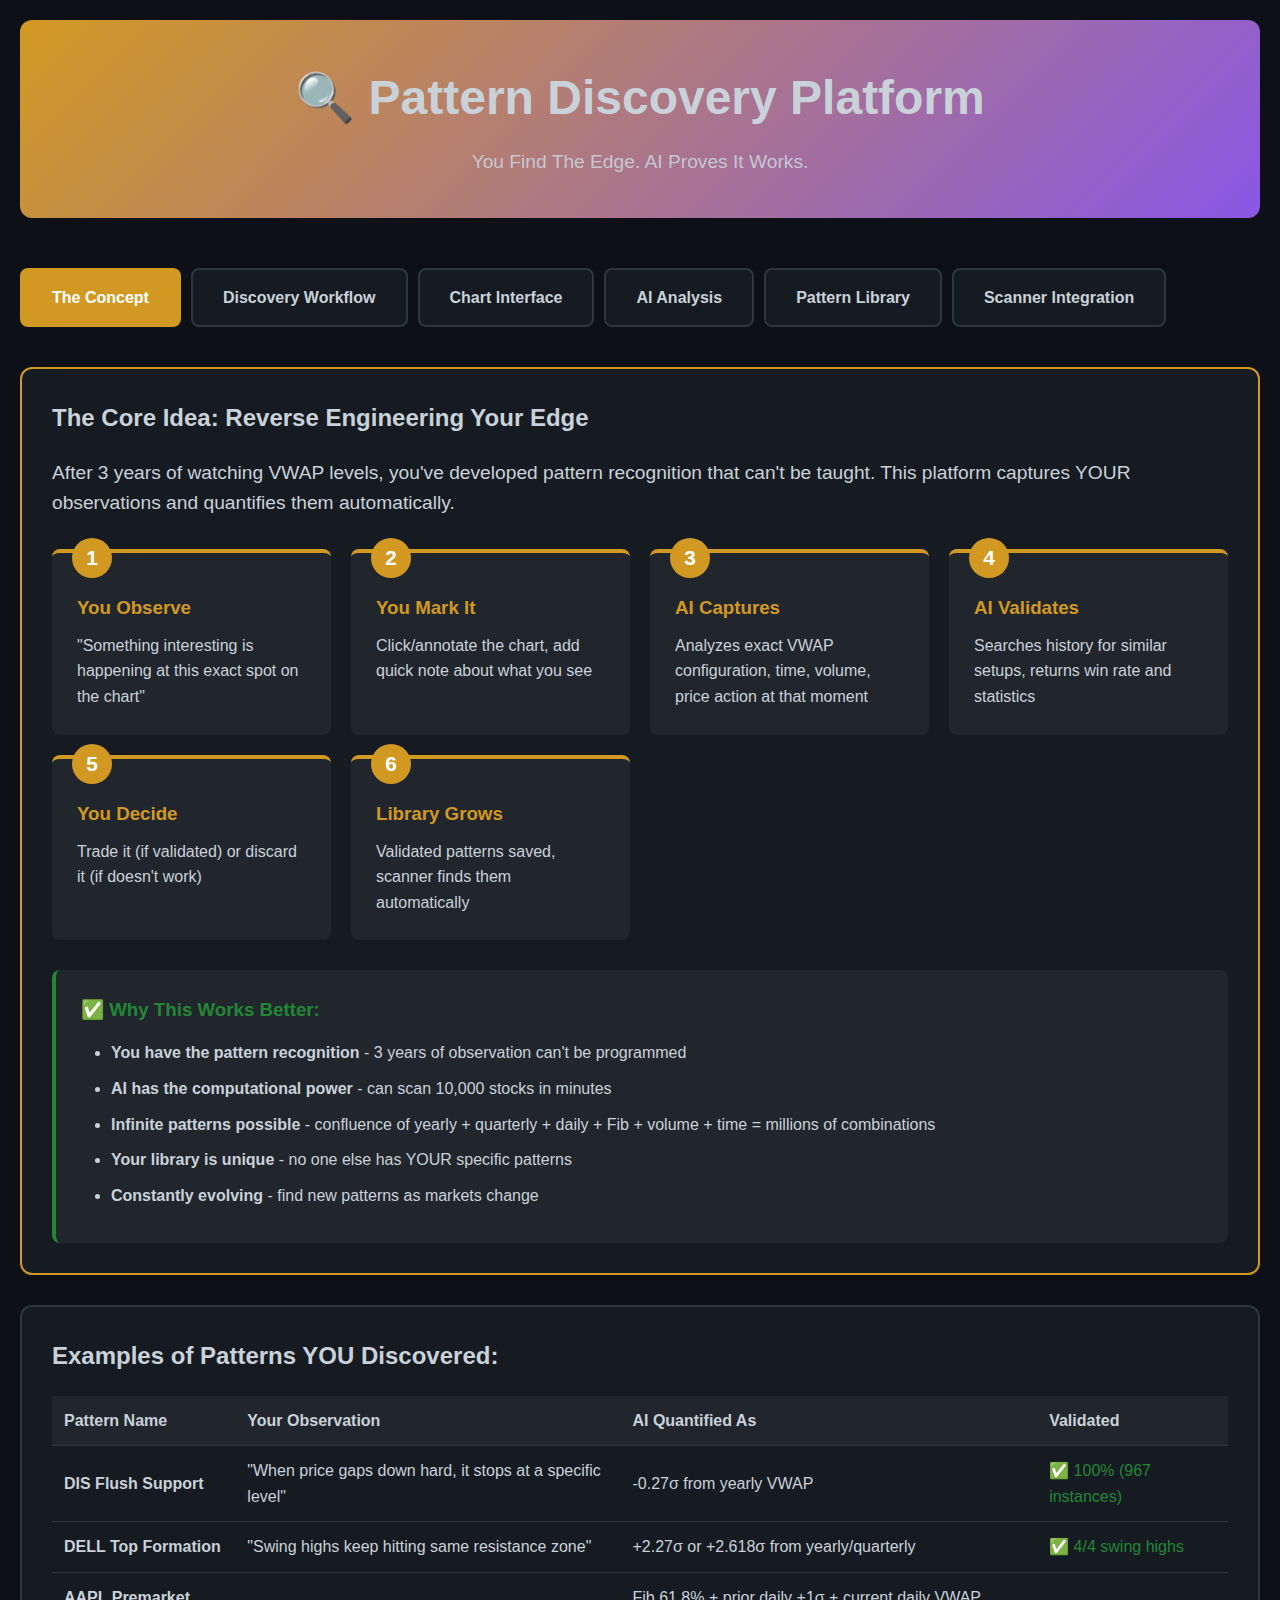
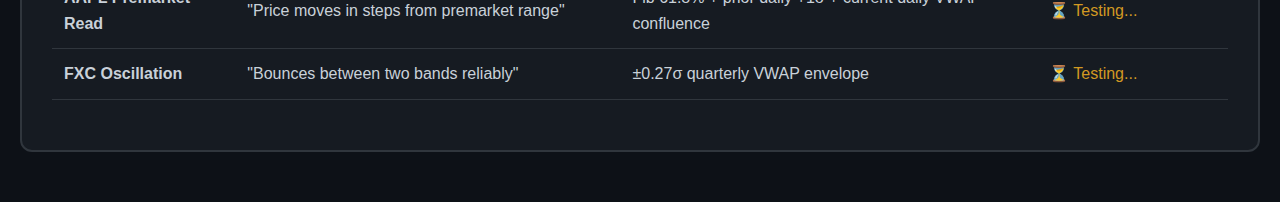
<file: platform-vision-discovery.html>
<!DOCTYPE html>
<html lang="en">
<head>
    <meta charset="UTF-8">
    <meta name="viewport" content="width=device-width, initial-scale=1.0">
    <title>Pattern Discovery Platform - Your Edge, Quantified</title>
    <style>
        * {
            margin: 0;
            padding: 0;
            box-sizing: border-box;
        }

        body {
            font-family: -apple-system, BlinkMacSystemFont, 'Segoe UI', sans-serif;
            background: #0d1117;
            color: #c9d1d9;
            line-height: 1.6;
        }

        .container {
            max-width: 1600px;
            margin: 0 auto;
            padding: 20px;
        }

        header {
            text-align: center;
            padding: 40px 20px;
            background: linear-gradient(135deg, #d29922 0%, #8957e5 100%);
            border-radius: 12px;
            margin-bottom: 40px;
        }

        header h1 {
            font-size: 3rem;
            margin-bottom: 10px;
        }

        header p {
            font-size: 1.2rem;
            opacity: 0.9;
        }

        .tabs {
            display: flex;
            gap: 10px;
            margin-bottom: 30px;
            overflow-x: auto;
            padding: 10px 0;
            flex-wrap: wrap;
        }

        .tab {
            padding: 15px 30px;
            background: #161b22;
            border: 2px solid #30363d;
            border-radius: 8px;
            cursor: pointer;
            transition: all 0.3s;
            white-space: nowrap;
            font-size: 1rem;
            font-weight: 600;
        }

        .tab:hover {
            border-color: #d29922;
            background: #21262d;
        }

        .tab.active {
            background: #d29922;
            border-color: #d29922;
            color: white;
        }

        .tab-content {
            display: none;
            animation: fadeIn 0.3s;
        }

        .tab-content.active {
            display: block;
        }

        @keyframes fadeIn {
            from { opacity: 0; transform: translateY(10px); }
            to { opacity: 1; transform: translateY(0); }
        }

        .card {
            background: #161b22;
            border: 2px solid #30363d;
            border-radius: 12px;
            padding: 30px;
            margin-bottom: 30px;
        }

        .card.highlight {
            border-color: #d29922;
        }

        .workflow {
            display: grid;
            grid-template-columns: repeat(auto-fit, minmax(250px, 1fr));
            gap: 20px;
            margin: 30px 0;
        }

        .workflow-step {
            background: #21262d;
            padding: 25px;
            border-radius: 8px;
            border-top: 4px solid #d29922;
            position: relative;
        }

        .workflow-step .number {
            position: absolute;
            top: -15px;
            left: 20px;
            width: 40px;
            height: 40px;
            background: #d29922;
            border-radius: 50%;
            display: flex;
            align-items: center;
            justify-content: center;
            font-size: 1.3rem;
            font-weight: 700;
            color: white;
        }

        .workflow-step h3 {
            margin: 15px 0 10px;
            color: #d29922;
        }

        .mockup {
            background: #0d1117;
            border: 2px solid #30363d;
            border-radius: 8px;
            padding: 20px;
            margin: 20px 0;
        }

        .chart-mockup {
            background: #000;
            border-radius: 8px;
            padding: 20px;
            min-height: 400px;
            position: relative;
            background: linear-gradient(180deg, rgba(13, 17, 23, 0.5) 0%, rgba(33, 38, 45, 0.3) 100%),
                        repeating-linear-gradient(90deg, #1f6feb 0px, #1f6feb 2px, transparent 2px, transparent 100px);
        }

        .annotation-marker {
            position: absolute;
            width: 30px;
            height: 30px;
            background: #d29922;
            border-radius: 50%;
            border: 3px solid white;
            cursor: pointer;
            animation: pulse 2s infinite;
        }

        @keyframes pulse {
            0%, 100% { transform: scale(1); opacity: 1; }
            50% { transform: scale(1.2); opacity: 0.8; }
        }

        .ai-panel {
            background: #161b22;
            border: 2px solid #d29922;
            border-radius: 8px;
            padding: 20px;
            margin-top: 20px;
        }

        .code-block {
            background: #0d1117;
            padding: 15px;
            border-radius: 6px;
            font-family: 'Courier New', monospace;
            font-size: 0.9rem;
            margin: 15px 0;
            border-left: 4px solid #238636;
        }

        .stat-result {
            background: #21262d;
            padding: 20px;
            border-radius: 8px;
            margin: 15px 0;
        }

        .success {
            color: #238636;
        }

        .warning {
            color: #d29922;
        }

        .info {
            color: #58a6ff;
        }

        table {
            width: 100%;
            border-collapse: collapse;
            margin: 20px 0;
        }

        th, td {
            padding: 12px;
            text-align: left;
            border-bottom: 1px solid #30363d;
        }

        th {
            background: #21262d;
            font-weight: 600;
        }

        .feature-grid {
            display: grid;
            grid-template-columns: repeat(auto-fit, minmax(280px, 1fr));
            gap: 20px;
            margin: 20px 0;
        }

        .feature {
            background: #21262d;
            padding: 20px;
            border-radius: 8px;
            border-left: 4px solid #1f6feb;
        }

        .feature h3 {
            margin-bottom: 10px;
            color: #58a6ff;
        }

        button {
            padding: 12px 24px;
            background: #d29922;
            color: white;
            border: none;
            border-radius: 6px;
            font-weight: 600;
            cursor: pointer;
            transition: all 0.2s;
        }

        button:hover {
            background: #b87f1a;
            transform: translateY(-2px);
        }

        button.secondary {
            background: #1f6feb;
        }

        button.secondary:hover {
            background: #1a5ac7;
        }
    </style>
</head>
<body>
    <div class="container">
        <header>
            <h1>🔍 Pattern Discovery Platform</h1>
            <p>You Find The Edge. AI Proves It Works.</p>
        </header>

        <div class="tabs">
            <div class="tab active" onclick="showTab(0)">The Concept</div>
            <div class="tab" onclick="showTab(1)">Discovery Workflow</div>
            <div class="tab" onclick="showTab(2)">Chart Interface</div>
            <div class="tab" onclick="showTab(3)">AI Analysis</div>
            <div class="tab" onclick="showTab(4)">Pattern Library</div>
            <div class="tab" onclick="showTab(5)">Scanner Integration</div>
        </div>

        <!-- Tab 0: The Concept -->
        <div class="tab-content active">
            <div class="card highlight">
                <h2 style="margin-bottom: 20px;">The Core Idea: Reverse Engineering Your Edge</h2>

                <p style="font-size: 1.2rem; margin-bottom: 20px;">
                    After 3 years of watching VWAP levels, you've developed pattern recognition that can't be taught.
                    This platform captures YOUR observations and quantifies them automatically.
                </p>

                <div class="workflow">
                    <div class="workflow-step">
                        <div class="number">1</div>
                        <h3>You Observe</h3>
                        <p>"Something interesting is happening at this exact spot on the chart"</p>
                    </div>

                    <div class="workflow-step">
                        <div class="number">2</div>
                        <h3>You Mark It</h3>
                        <p>Click/annotate the chart, add quick note about what you see</p>
                    </div>

                    <div class="workflow-step">
                        <div class="number">3</div>
                        <h3>AI Captures</h3>
                        <p>Analyzes exact VWAP configuration, time, volume, price action at that moment</p>
                    </div>

                    <div class="workflow-step">
                        <div class="number">4</div>
                        <h3>AI Validates</h3>
                        <p>Searches history for similar setups, returns win rate and statistics</p>
                    </div>

                    <div class="workflow-step">
                        <div class="number">5</div>
                        <h3>You Decide</h3>
                        <p>Trade it (if validated) or discard it (if doesn't work)</p>
                    </div>

                    <div class="workflow-step">
                        <div class="number">6</div>
                        <h3>Library Grows</h3>
                        <p>Validated patterns saved, scanner finds them automatically</p>
                    </div>
                </div>

                <div style="background: #21262d; padding: 25px; border-radius: 8px; margin-top: 30px; border-left: 4px solid #238636;">
                    <h3 style="color: #238636; margin-bottom: 15px;">✅ Why This Works Better:</h3>
                    <ul style="margin-left: 30px;">
                        <li style="margin: 10px 0;"><strong>You have the pattern recognition</strong> - 3 years of observation can't be programmed</li>
                        <li style="margin: 10px 0;"><strong>AI has the computational power</strong> - can scan 10,000 stocks in minutes</li>
                        <li style="margin: 10px 0;"><strong>Infinite patterns possible</strong> - confluence of yearly + quarterly + daily + Fib + volume + time = millions of combinations</li>
                        <li style="margin: 10px 0;"><strong>Your library is unique</strong> - no one else has YOUR specific patterns</li>
                        <li style="margin: 10px 0;"><strong>Constantly evolving</strong> - find new patterns as markets change</li>
                    </ul>
                </div>
            </div>

            <div class="card">
                <h2>Examples of Patterns YOU Discovered:</h2>

                <table>
                    <tr>
                        <th>Pattern Name</th>
                        <th>Your Observation</th>
                        <th>AI Quantified As</th>
                        <th>Validated</th>
                    </tr>
                    <tr>
                        <td><strong>DIS Flush Support</strong></td>
                        <td>"When price gaps down hard, it stops at a specific level"</td>
                        <td>-0.27σ from yearly VWAP</td>
                        <td><span class="success">✅ 100% (967 instances)</span></td>
                    </tr>
                    <tr>
                        <td><strong>DELL Top Formation</strong></td>
                        <td>"Swing highs keep hitting same resistance zone"</td>
                        <td>+2.27σ or +2.618σ from yearly/quarterly</td>
                        <td><span class="success">✅ 4/4 swing highs</span></td>
                    </tr>
                    <tr>
                        <td><strong>AAPL Premarket Read</strong></td>
                        <td>"Price moves in steps from premarket range"</td>
                        <td>Fib 61.8% + prior daily +1σ + current daily VWAP confluence</td>
                        <td><span class="warning">⏳ Testing...</span></td>
                    </tr>
                    <tr>
                        <td><strong>FXC Oscillation</strong></td>
                        <td>"Bounces between two bands reliably"</td>
                        <td>±0.27σ quarterly VWAP envelope</td>
                        <td><span class="warning">⏳ Testing...</span></td>
                    </tr>
                </table>
            </div>
        </div>

        <!-- Tab 1: Discovery Workflow -->
        <div class="tab-content">
            <div class="card">
                <h2>The Discovery Workflow (Step-by-Step)</h2>

                <div style="margin: 30px 0;">
                    <div style="background: #21262d; padding: 25px; border-radius: 8px; margin-bottom: 20px;">
                        <h3 style="color: #d29922; margin-bottom: 15px;">Step 1: Load Chart with Full Indicators</h3>

                        <div class="code-block">
You enter: <strong>AAPL</strong>

Chart loads with ALL levels visible:
├── 2025 Yearly VWAP (orange line)
│   ├── +2.618σ, +2.27σ, +2.0σ, +1.618σ, +1.27σ, +1.0σ, +0.5σ, +0.27σ
│   └── -0.27σ, -0.5σ, -1.0σ, -1.27σ, -1.618σ, -2.0σ, -2.27σ, -2.618σ
├── Q4 2025 VWAP (yellow line + bands)
├── Prior Quarterly VWAPs (Q3, Q2, Q1 - dotted lines)
├── Prior Yearly VWAPs (2024, 2023, 2022 - dashed lines)
├── Daily VWAP (red line + bands)
├── Prior Daily VWAPs (last 5 days with bands)
└── Premarket Fib Grid (if applicable)

<span class="info">Result:</span> Full VWAP constellation visible, all levels calculated
                        </div>

                        <p style="margin-top: 15px; color: #8b949e;">
                            Unlike TradingView where you manually add each indicator, this loads EVERYTHING automatically based on your engine.
                        </p>
                    </div>

                    <div style="background: #21262d; padding: 25px; border-radius: 8px; margin-bottom: 20px;">
                        <h3 style="color: #d29922; margin-bottom: 15px;">Step 2: You Spot Something Interesting</h3>

                        <div class="chart-mockup" style="position: relative; height: 300px; background: #000;">
                            <div style="position: absolute; bottom: 40%; left: 50%; transform: translate(-50%, 50%);">
                                <div class="annotation-marker"></div>
                                <div style="position: absolute; top: 40px; left: -100px; background: #d29922; padding: 10px 15px; border-radius: 6px; white-space: nowrap; color: white; font-weight: 600;">
                                    ← You click here!
                                </div>
                            </div>
                            <div style="position: absolute; bottom: 10px; left: 10px; color: #8b949e; font-size: 0.85rem;">
                                "Price keeps bouncing here - let me mark this"
                            </div>
                        </div>

                        <p style="margin-top: 15px;">
                            <strong>Your observation:</strong> "This looks like a pattern - price tested this level 3 times and bounced each time"
                        </p>
                    </div>

                    <div style="background: #21262d; padding: 25px; border-radius: 8px; margin-bottom: 20px;">
                        <h3 style="color: #d29922; margin-bottom: 15px;">Step 3: AI Analyzes What You're Looking At</h3>

                        <div class="ai-panel">
                            <h4 style="margin-bottom: 15px;">🤖 AI Pattern Analysis</h4>

                            <div class="code-block">
<span class="info">📍 Location Captured:</span>
Date/Time: Nov 13, 2025 10:15 AM
Price: $273.05
Bar Type: 5-minute

<span class="info">📊 VWAP Configuration:</span>
├── Yearly VWAP (2025): $270.15 → Distance: +1.07% (+0.140σ)
├── Quarterly VWAP (Q4): $272.85 → Distance: +0.07% (+0.045σ) <span class="success">← AT VWAP!</span>
├── Prior Q3 VWAP: $280.50 → Distance: -2.65%
├── Daily VWAP: $273.10 → Distance: -0.02% (-0.012σ) <span class="success">← ALSO AT VWAP!</span>
├── Yesterday's Daily VWAP: $274.20 → Distance: -0.42%
└── Premarket 61.8% Fib: $273.00 → Distance: +0.02%

<span class="warning">🎯 CONFLUENCE DETECTED:</span>
<strong>Triple VWAP Confluence Zone</strong>
├── Q4 2025 quarterly VWAP: $272.85
├── Today's daily VWAP: $273.10
├── Premarket 61.8% Fib: $273.00
└── Range: $0.25 (0.09% spread) <span class="success">← TIGHT!</span>

<span class="info">📈 Context:</span>
├── Volume: 2.3x above 20-bar average
├── Time: First hour (high volatility period)
├── Prior bar: Wick rejection at +0.27σ
└── Market: Trending (above all major VWAPs)
                            </div>

                            <p style="margin-top: 20px; padding: 15px; background: #0d1117; border-radius: 6px;">
                                <strong style="color: #d29922;">AI Identified Pattern:</strong><br>
                                "Triple VWAP confluence (quarterly + daily + Fib 61.8%) with volume confirmation in first hour after rejection from +0.27σ"
                            </p>
                        </div>
                    </div>

                    <div style="background: #21262d; padding: 25px; border-radius: 8px; margin-bottom: 20px;">
                        <h3 style="color: #d29922; margin-bottom: 15px;">Step 4: AI Searches Historical Data</h3>

                        <div style="background: #0d1117; padding: 20px; border-radius: 6px;">
                            <p style="margin-bottom: 15px;">
                                <span class="info">🔍 Searching...</span> 10,247 stocks × 2 years of data
                            </p>
                            <div style="background: #161b22; padding: 15px; border-radius: 4px; margin: 10px 0;">
                                <p style="font-family: monospace;">Scanning AAPL... 3 matches found</p>
                                <p style="font-family: monospace;">Scanning TSLA... 1 match found</p>
                                <p style="font-family: monospace;">Scanning NVDA... 5 matches found</p>
                                <p style="font-family: monospace; color: #8b949e;">...</p>
                                <p style="font-family: monospace; margin-top: 10px; color: #238636;">✓ Complete: 47 similar patterns found</p>
                            </div>

                            <h4 style="margin: 25px 0 15px; color: #238636;">📊 Statistical Results:</h4>

                            <div class="stat-result">
                                <div style="display: grid; grid-template-columns: repeat(auto-fit, minmax(150px, 1fr)); gap: 20px; margin-bottom: 20px;">
                                    <div style="text-align: center;">
                                        <div style="font-size: 3rem; color: #238636; font-weight: 700;">89%</div>
                                        <div style="color: #8b949e;">Win Rate</div>
                                    </div>
                                    <div style="text-align: center;">
                                        <div style="font-size: 3rem; color: #1f6feb; font-weight: 700;">47</div>
                                        <div style="color: #8b949e;">Instances</div>
                                    </div>
                                    <div style="text-align: center;">
                                        <div style="font-size: 3rem; color: #d29922; font-weight: 700;">+5.2%</div>
                                        <div style="color: #8b949e;">Avg Move</div>
                                    </div>
                                    <div style="text-align: center;">
                                        <div style="font-size: 3rem; color: #8957e5; font-weight: 700;">6.8</div>
                                        <div style="color: #8b949e;">Avg Days</div>
                                    </div>
                                </div>

                                <div style="background: #0d1117; padding: 15px; border-radius: 6px;">
                                    <p><strong>Breakdown:</strong></p>
                                    <p style="margin-top: 10px;">• Wins: 42 (avg +5.8%, 6.2 days)</p>
                                    <p>• Losses: 5 (avg -2.1%, 4.5 days)</p>
                                    <p>• R/R Ratio: 2.76:1</p>
                                    <p style="margin-top: 15px;"><strong>Best Sectors:</strong> Tech (15/16), Agriculture (9/9), Financials (12/14)</p>
                                    <p><strong>Best Market Regime:</strong> Trending (37/39 vs 5/8 in ranging)</p>
                                </div>
                            </div>
                        </div>
                    </div>

                    <div style="background: #21262d; padding: 25px; border-radius: 8px;">
                        <h3 style="color: #d29922; margin-bottom: 15px;">Step 5: You Make Decision</h3>

                        <div style="display: grid; grid-template-columns: 1fr 1fr; gap: 20px;">
                            <div style="background: #238636; padding: 20px; border-radius: 8px; color: white;">
                                <h4 style="margin-bottom: 10px;">✅ Save to Pattern Library</h4>
                                <p style="font-size: 0.95rem;">89% win rate is validated!</p>
                                <p style="margin-top: 10px; font-size: 0.9rem; opacity: 0.9;">
                                    Pattern will be scanned automatically<br>
                                    Future instances = email alerts<br>
                                    Added to your edge library
                                </p>
                            </div>

                            <div style="background: #da3633; padding: 20px; border-radius: 8px; color: white;">
                                <h4 style="margin-bottom: 10px;">❌ Discard Pattern</h4>
                                <p style="font-size: 0.95rem;">If win rate was <70%</p>
                                <p style="margin-top: 10px; font-size: 0.9rem; opacity: 0.9;">
                                    Pattern doesn't work<br>
                                    Not added to scanner<br>
                                    Learning what NOT to trade
                                </p>
                            </div>
                        </div>
                    </div>
                </div>
            </div>
        </div>

        <!-- Tab 2: Chart Interface -->
        <div class="tab-content">
            <div class="card">
                <h2>Chart Interface with Discovery Tools</h2>

                <div class="mockup">
                    <div style="background: #161b22; padding: 15px; border-radius: 6px; margin-bottom: 15px; display: flex; justify-content: space-between; align-items: center;">
                        <div>
                            <input type="text" placeholder="Enter ticker..." style="padding: 10px; background: #0d1117; border: 1px solid #30363d; border-radius: 4px; color: #c9d1d9; width: 200px; margin-right: 10px;">
                            <button class="secondary">Load Chart</button>
                        </div>
                        <div>
                            <button class="secondary" style="margin-right: 10px;">Toggle All VWAPs</button>
                            <button>Mark Pattern</button>
                        </div>
                    </div>

                    <div style="display: grid; grid-template-columns: 250px 1fr; gap: 20px;">
                        <!-- Sidebar -->
                        <div style="background: #161b22; padding: 20px; border-radius: 8px;">
                            <h4 style="margin-bottom: 15px; color: #d29922;">VWAP Layers</h4>

                            <div style="margin-bottom: 20px;">
                                <label style="display: flex; align-items: center; margin: 10px 0; cursor: pointer;">
                                    <input type="checkbox" checked style="margin-right: 10px;">
                                    <span>2025 Yearly VWAP</span>
                                </label>
                                <label style="display: flex; align-items: center; margin: 10px 0; cursor: pointer;">
                                    <input type="checkbox" checked style="margin-right: 10px;">
                                    <span>Q4 2025 VWAP</span>
                                </label>
                                <label style="display: flex; align-items: center; margin: 10px 0; cursor: pointer;">
                                    <input type="checkbox" checked style="margin-right: 10px;">
                                    <span>Daily VWAP</span>
                                </label>
                            </div>

                            <h4 style="margin: 20px 0 15px; color: #d29922;">Prior Periods</h4>
                            <label style="display: flex; align-items: center; margin: 10px 0; cursor: pointer;">
                                <input type="checkbox" checked style="margin-right: 10px;">
                                <span>Prior Quarterlies (4)</span>
                            </label>
                            <label style="display: flex; align-items: center; margin: 10px 0; cursor: pointer;">
                                <input type="checkbox" checked style="margin-right: 10px;">
                                <span>Prior Dailies (5 days)</span>
                            </label>
                            <label style="display: flex; align-items: center; margin: 10px 0; cursor: pointer;">
                                <input type="checkbox" style="margin-right: 10px;">
                                <span>Prior Yearlies</span>
                            </label>

                            <h4 style="margin: 20px 0 15px; color: #d29922;">Sigma Bands</h4>
                            <label style="display: flex; align-items: center; margin: 10px 0; cursor: pointer;">
                                <input type="checkbox" checked style="margin-right: 10px;">
                                <span>±0.27σ</span>
                            </label>
                            <label style="display: flex; align-items: center; margin: 10px 0; cursor: pointer;">
                                <input type="checkbox" checked style="margin-right: 10px;">
                                <span>±1.0σ</span>
                            </label>
                            <label style="display: flex; align-items: center; margin: 10px 0; cursor: pointer;">
                                <input type="checkbox" checked style="margin-right: 10px;">
                                <span>±2.0σ, ±2.27σ, ±2.618σ</span>
                            </label>

                            <h4 style="margin: 20px 0 15px; color: #d29922;">Overlays</h4>
                            <label style="display: flex; align-items: center; margin: 10px 0; cursor: pointer;">
                                <input type="checkbox" style="margin-right: 10px;">
                                <span>Premarket Fib Grid</span>
                            </label>
                            <label style="display: flex; align-items: center; margin: 10px 0; cursor: pointer;">
                                <input type="checkbox" style="margin-right: 10px;">
                                <span>Volume Profile</span>
                            </label>
                        </div>

                        <!-- Chart Area -->
                        <div style="background: #000; border-radius: 8px; padding: 20px; position: relative; min-height: 500px;">
                            <div style="position: absolute; top: 20px; left: 20px; background: rgba(22, 27, 34, 0.9); padding: 15px; border-radius: 6px;">
                                <p style="font-size: 0.9rem; color: #238636;">✓ All VWAPs loaded</p>
                                <p style="font-size: 0.9rem;">Current: $273.05</p>
                                <p style="font-size: 0.9rem;">Yearly: +0.140σ | Quarterly: +0.045σ</p>
                            </div>

                            <div style="position: absolute; bottom: 20px; right: 20px;">
                                <button>📍 Mark This Pattern</button>
                            </div>
                        </div>
                    </div>
                </div>
            </div>
        </div>

        <!-- Tab 3: AI Analysis -->
        <div class="tab-content">
            <div class="card">
                <h2>AI Pattern Analysis Engine</h2>

                <p style="font-size: 1.1rem; margin: 20px 0;">
                    The hardest part: AI must understand WHAT you're looking at and find similar patterns.
                </p>

                <h3 style="margin: 30px 0 15px;">Pattern Capture System:</h3>

                <div class="code-block">
<span class="info">When you mark a chart location, AI captures:</span>

<strong>Price & Time Context:</strong>
├── Exact price: $273.05
├── Date/time: 2025-11-13 10:15:00
├── Bar type: 5-minute candle
├── Price action: Wick rejection / bounce / breakout / etc
└── Open/High/Low/Close of marked bar

<strong>VWAP Configuration (The Key):</strong>
├── Yearly VWAP sigma distance: +0.140σ
├── Quarterly VWAP sigma distance: +0.045σ
├── Daily VWAP sigma distance: -0.012σ
├── Distance to each prior VWAP (percent)
├── Which bands are nearby (within 1%)
└── Confluence count (how many levels within 0.5%)

<strong>Market Context:</strong>
├── Volume vs average: 2.3x
├── Volatility (ATR): Current vs 20-day avg
├── Trend direction: Above/below major VWAPs
├── Time of day: First hour / midday / close
└── Market regime: Trending / ranging / volatile

<strong>Pattern Type (Auto-detected):</strong>
├── Bounce (low formed, price reversed)
├── Rejection (wick through level, closed inside)
├── Breakout (closed beyond level)
├── Touch (price at level, no clear direction yet)
└── Consolidation (multiple bars at level)
                </div>

                <h3 style="margin: 30px 0 15px;">Similarity Matching Algorithm:</h3>

                <div style="background: #21262d; padding: 20px; border-radius: 8px;">
                    <p style="margin-bottom: 15px;"><strong>AI searches for patterns where:</strong></p>

                    <table>
                        <tr>
                            <th>Factor</th>
                            <th>Tolerance</th>
                            <th>Weight</th>
                        </tr>
                        <tr>
                            <td>Yearly sigma distance</td>
                            <td>±0.1σ</td>
                            <td>30%</td>
                        </tr>
                        <tr>
                            <td>Quarterly sigma distance</td>
                            <td>±0.15σ</td>
                            <td>25%</td>
                        </tr>
                        <tr>
                            <td>Confluence count</td>
                            <td>Exact match</td>
                            <td>20%</td>
                        </tr>
                        <tr>
                            <td>Volume context</td>
                            <td>±50% of volume ratio</td>
                            <td>10%</td>
                        </tr>
                        <tr>
                            <td>Price action type</td>
                            <td>Exact match</td>
                            <td>10%</td>
                        </tr>
                        <tr>
                            <td>Time of day</td>
                            <td>Same session period</td>
                            <td>5%</td>
                        </tr>
                    </table>

                    <p style="margin-top: 15px; padding: 15px; background: #0d1117; border-radius: 6px;">
                        <strong>Similarity Score ≥ 85% = MATCH</strong><br>
                        Lower tolerance = fewer matches but higher precision<br>
                        Higher tolerance = more matches but may include false positives
                    </p>
                </div>

                <h3 style="margin: 30px 0 15px;">Results Presentation:</h3>

                <div class="stat-result">
                    <h4 style="margin-bottom: 15px;">Pattern: "Triple VWAP Confluence + Volume"</h4>

                    <div class="code-block">
<span class="success">✅ PATTERN VALIDATED</span>

Found: 47 similar instances (2023-2025)
Win Rate: 89% (42 wins, 5 losses)
Avg Profit: +5.2% in 6.8 days
Avg Loss: -2.1% in 4.2 days
R/R Ratio: 2.47:1
Sharpe: 2.1

<strong>By Sector:</strong>
├── Tech: 16/17 (94.1%) <span class="success">← STRONGEST</span>
├── Agriculture: 9/9 (100%)
├── Financials: 12/14 (85.7%)
└── Consumer: 5/7 (71.4%)

<strong>By Market Regime:</strong>
├── Trending: 37/39 (94.9%) <span class="success">← WORKS BEST</span>
└── Ranging: 5/8 (62.5%)

<strong>Best Time of Day:</strong>
└── First hour (9:30-10:30): 24/25 (96%)

<strong>Volume Requirement:</strong>
└── >2x avg volume: 38/40 (95%)
└── <2x avg volume: 4/7 (57%)
                    </div>

                    <div style="margin-top: 20px; padding: 20px; background: #0d1117; border-radius: 6px; border-left: 4px solid #238636;">
                        <h4 style="color: #238636; margin-bottom: 10px;">💡 AI Recommendation:</h4>
                        <p><strong>This is a HIGH-PROBABILITY setup</strong></p>
                        <p style="margin-top: 10px;">
                            Trade this pattern when:<br>
                            ✓ In trending market (above quarterly VWAP)<br>
                            ✓ Volume >2x average<br>
                            ✓ First hour of trading<br>
                            ✓ In tech or agriculture sectors
                        </p>
                        <p style="margin-top: 15px;">
                            <strong>Entry:</strong> At confluence zone<br>
                            <strong>Target:</strong> +5.2% (avg winner)<br>
                            <strong>Stop:</strong> -2.5% (beyond avg loser)<br>
                            <strong>Expected hold:</strong> 6-7 days
                        </p>
                    </div>

                    <div style="margin-top: 20px; text-align: center;">
                        <button style="margin-right: 10px;">💾 Save to Pattern Library</button>
                        <button class="secondary">📊 View All 47 Instances</button>
                        <button class="secondary">🔍 Add to Scanner</button>
                    </div>
                </div>
            </div>
        </div>

        <!-- Tab 4: Pattern Library -->
        <div class="tab-content">
            <div class="card">
                <h2>Your Pattern Library (Grows Over Time)</h2>

                <p style="font-size: 1.1rem; margin-bottom: 20px;">
                    Every pattern you discover and validate gets added here. Scanner finds these automatically.
                </p>

                <div style="background: #21262d; padding: 20px; border-radius: 8px; margin-bottom: 20px;">
                    <h3 style="margin-bottom: 15px;">Validated Patterns (3)</h3>

                    <div style="background: #0d1117; padding: 20px; border-radius: 6px; margin-bottom: 15px; border-left: 4px solid #238636;">
                        <div style="display: flex; justify-content: space-between; align-items: start;">
                            <div>
                                <h4 style="color: #238636;">-0.27σ Yearly VWAP Support</h4>
                                <p style="margin: 10px 0; color: #8b949e;">Discovered: Nov 13, 2025 (DIS analysis)</p>
                                <p><strong>Win Rate:</strong> 100% (967/967)</p>
                                <p><strong>Avg Move:</strong> +7.82% in 10.6 days</p>
                                <p><strong>Best Sectors:</strong> All (universal pattern)</p>
                            </div>
                            <div style="text-align: right;">
                                <div style="font-size: 2rem; color: #238636; font-weight: 700;">100%</div>
                                <div style="color: #8b949e;">Active</div>
                            </div>
                        </div>
                        <div style="margin-top: 15px; padding-top: 15px; border-top: 1px solid #30363d;">
                            <p style="font-size: 0.9rem;"><strong>Scanner Status:</strong> <span class="success">Active (checking 10k tickers daily)</span></p>
                            <p style="font-size: 0.9rem; margin-top: 5px;"><strong>Last Signal:</strong> DIS @ $105.85 (Today, 8:45 AM)</p>
                        </div>
                    </div>

                    <div style="background: #0d1117; padding: 20px; border-radius: 6px; margin-bottom: 15px; border-left: 4px solid #238636;">
                        <div style="display: flex; justify-content: space-between; align-items: start;">
                            <div>
                                <h4 style="color: #238636;">Triple VWAP Confluence + Volume</h4>
                                <p style="margin: 10px 0; color: #8b949e;">Discovered: Nov 13, 2025 (AAPL pattern)</p>
                                <p><strong>Win Rate:</strong> 89% (42/47)</p>
                                <p><strong>Avg Move:</strong> +5.2% in 6.8 days</p>
                                <p><strong>Best Sectors:</strong> Tech (94%), Agriculture (100%)</p>
                            </div>
                            <div style="text-align: right;">
                                <div style="font-size: 2rem; color: #238636; font-weight: 700;">89%</div>
                                <div style="color: #8b949e;">Active</div>
                            </div>
                        </div>
                        <div style="margin-top: 15px; padding-top: 15px; border-top: 1px solid #30363d;">
                            <p style="font-size: 0.9rem;"><strong>Scanner Status:</strong> <span class="success">Active</span></p>
                            <p style="font-size: 0.9rem; margin-top: 5px;"><strong>Filters:</strong> Volume >2x, trending market, first hour only</p>
                        </div>
                    </div>

                    <div style="background: #0d1117; padding: 20px; border-radius: 6px; border-left: 4px solid #d29922;">
                        <div style="display: flex; justify-content: space-between; align-items: start;">
                            <div>
                                <h4 style="color: #d29922;">+2.27σ / +2.618σ Swing Tops</h4>
                                <p style="margin: 10px 0; color: #8b949e;">Discovered: Nov 13, 2025 (DELL highs)</p>
                                <p><strong>Win Rate:</strong> Testing... (4/4 so far)</p>
                                <p><strong>Avg Reversal:</strong> -6.2% in 8.1 days</p>
                                <p><strong>Best Use:</strong> Fade/profit-taking signals</p>
                            </div>
                            <div style="text-align: right;">
                                <div style="font-size: 2rem; color: #d29922; font-weight: 700;">⏳</div>
                                <div style="color: #8b949e;">Testing</div>
                            </div>
                        </div>
                        <div style="margin-top: 15px; padding-top: 15px; border-top: 1px solid #30363d;">
                            <p style="font-size: 0.9rem;"><strong>Status:</strong> <span class="warning">Need 100+ instances for validation</span></p>
                            <p style="font-size: 0.9rem; margin-top: 5px;"><strong>Scanner:</strong> Paused until validated</p>
                        </div>
                    </div>
                </div>

                <h3 style="margin: 30px 0 15px;">Discarded Patterns (Learning)</h3>

                <div style="background: #21262d; padding: 20px; border-radius: 8px;">
                    <div style="background: #0d1117; padding: 20px; border-radius: 6px; border-left: 4px solid #da3633;">
                        <h4 style="color: #da3633;">Prior Quarterly Touch (Standalone)</h4>
                        <p style="margin: 10px 0;">Tested: 1,358 instances</p>
                        <p><strong>Win Rate:</strong> 47.9% (coin flip)</p>
                        <p style="margin-top: 10px; color: #8b949e;">
                            ❌ Not added to scanner - doesn't work reliably without additional filters
                        </p>
                    </div>
                </div>
            </div>
        </div>

        <!-- Tab 5: Scanner Integration -->
        <div class="tab-content">
            <div class="card">
                <h2>How Discovery Feeds the Scanner</h2>

                <div style="background: #21262d; padding: 25px; border-radius: 8px; margin: 20px 0;">
                    <h3 style="margin-bottom: 20px;">The Flywheel:</h3>

                    <div style="display: grid; grid-template-columns: repeat(auto-fit, minmax(200px, 1fr)); gap: 30px; margin: 20px 0;">
                        <div style="text-align: center;">
                            <div style="width: 80px; height: 80px; background: #d29922; border-radius: 50%; display: flex; align-items: center; justify-content: center; margin: 0 auto 15px; font-size: 2rem;">👁️</div>
                            <h4>You Discover</h4>
                            <p style="color: #8b949e; margin-top: 10px;">Spot patterns on charts using your 3 years of experience</p>
                        </div>

                        <div style="text-align: center;">
                            <div style="width: 80px; height: 80px; background: #1f6feb; border-radius: 50%; display: flex; align-items: center; justify-content: center; margin: 0 auto 15px; font-size: 2rem;">🤖</div>
                            <h4>AI Quantifies</h4>
                            <p style="color: #8b949e; margin-top: 10px;">Captures exact VWAP config, finds historical instances</p>
                        </div>

                        <div style="text-align: center;">
                            <div style="width: 80px; height: 80px; background: #238636; border-radius: 50%; display: flex; align-items: center; justify-content: center; margin: 0 auto 15px; font-size: 2rem;">✅</div>
                            <h4>AI Validates</h4>
                            <p style="color: #8b949e; margin-top: 10px;">89% win rate = validated, added to library</p>
                        </div>

                        <div style="text-align: center;">
                            <div style="width: 80px; height: 80px; background: #8957e5; border-radius: 50%; display: flex; align-items: center; justify-content: center; margin: 0 auto 15px; font-size: 2rem;">🔍</div>
                            <h4>Scanner Finds</h4>
                            <p style="color: #8b949e; margin-top: 10px;">Automatically scans 10k tickers for YOUR patterns</p>
                        </div>

                        <div style="text-align: center;">
                            <div style="width: 80px; height: 80px; background: #d29922; border-radius: 50%; display: flex; align-items: center; justify-content: center; margin: 0 auto 15px; font-size: 2rem;">📧</div>
                            <h4>You Trade</h4>
                            <p style="color: #8b949e; margin-top: 10px;">Wake up to validated setups in your inbox</p>
                        </div>

                        <div style="text-align: center;">
                            <div style="width: 80px; height: 80px; background: #1f6feb; border-radius: 50%; display: flex; align-items: center; justify-content: center; margin: 0 auto 15px; font-size: 2rem;">📈</div>
                            <h4>Refine Edge</h4>
                            <p style="color: #8b949e; margin-top: 10px;">Track outcomes, discover new patterns, repeat</p>
                        </div>
                    </div>
                </div>

                <h3 style="margin: 30px 0 15px;">Example: From Discovery to Automation</h3>

                <div class="code-block">
<strong>Day 1 - You Discover:</strong>
10:15 AM - Watching AAPL
└── "Hmm, bouncing here at this confluence"
    └── Click/mark the spot
        └── AI: "Triple VWAP confluence, found 47 similar, 89% win rate"
            └── You: "💾 Save to library"

<strong>Day 2 - Scanner Activates:</strong>
6:00 AM - Scanner runs automatically
└── Checks 10,247 tickers for "Triple VWAP confluence"
    └── Found: NVDA, TSLA, CORN (3 matches)
        └── Email sent: "3 setups matching your 89% pattern"

<strong>Day 3 - You Trade:</strong>
6:15 AM - Check email
└── CORN @ $4.23 (Score: 97/100)
    └── Your pattern from Day 1!
        └── Enter trade with 89% confidence

<strong>Day 7 - Outcome:</strong>
CORN hit target (+5.4% in 6 days)
└── Pattern confirmed again
    └── Scanner keeps finding more
        └── Your edge compounds
                </div>
            </div>
        </div>
    </div>

    <script>
        function showTab(index) {
            const tabs = document.querySelectorAll('.tab');
            const contents = document.querySelectorAll('.tab-content');

            tabs.forEach(t => t.classList.remove('active'));
            contents.forEach(c => c.classList.remove('active'));

            tabs[index].classList.add('active');
            contents[index].classList.add('active');
        }
    </script>
</body>
</html>
</file>
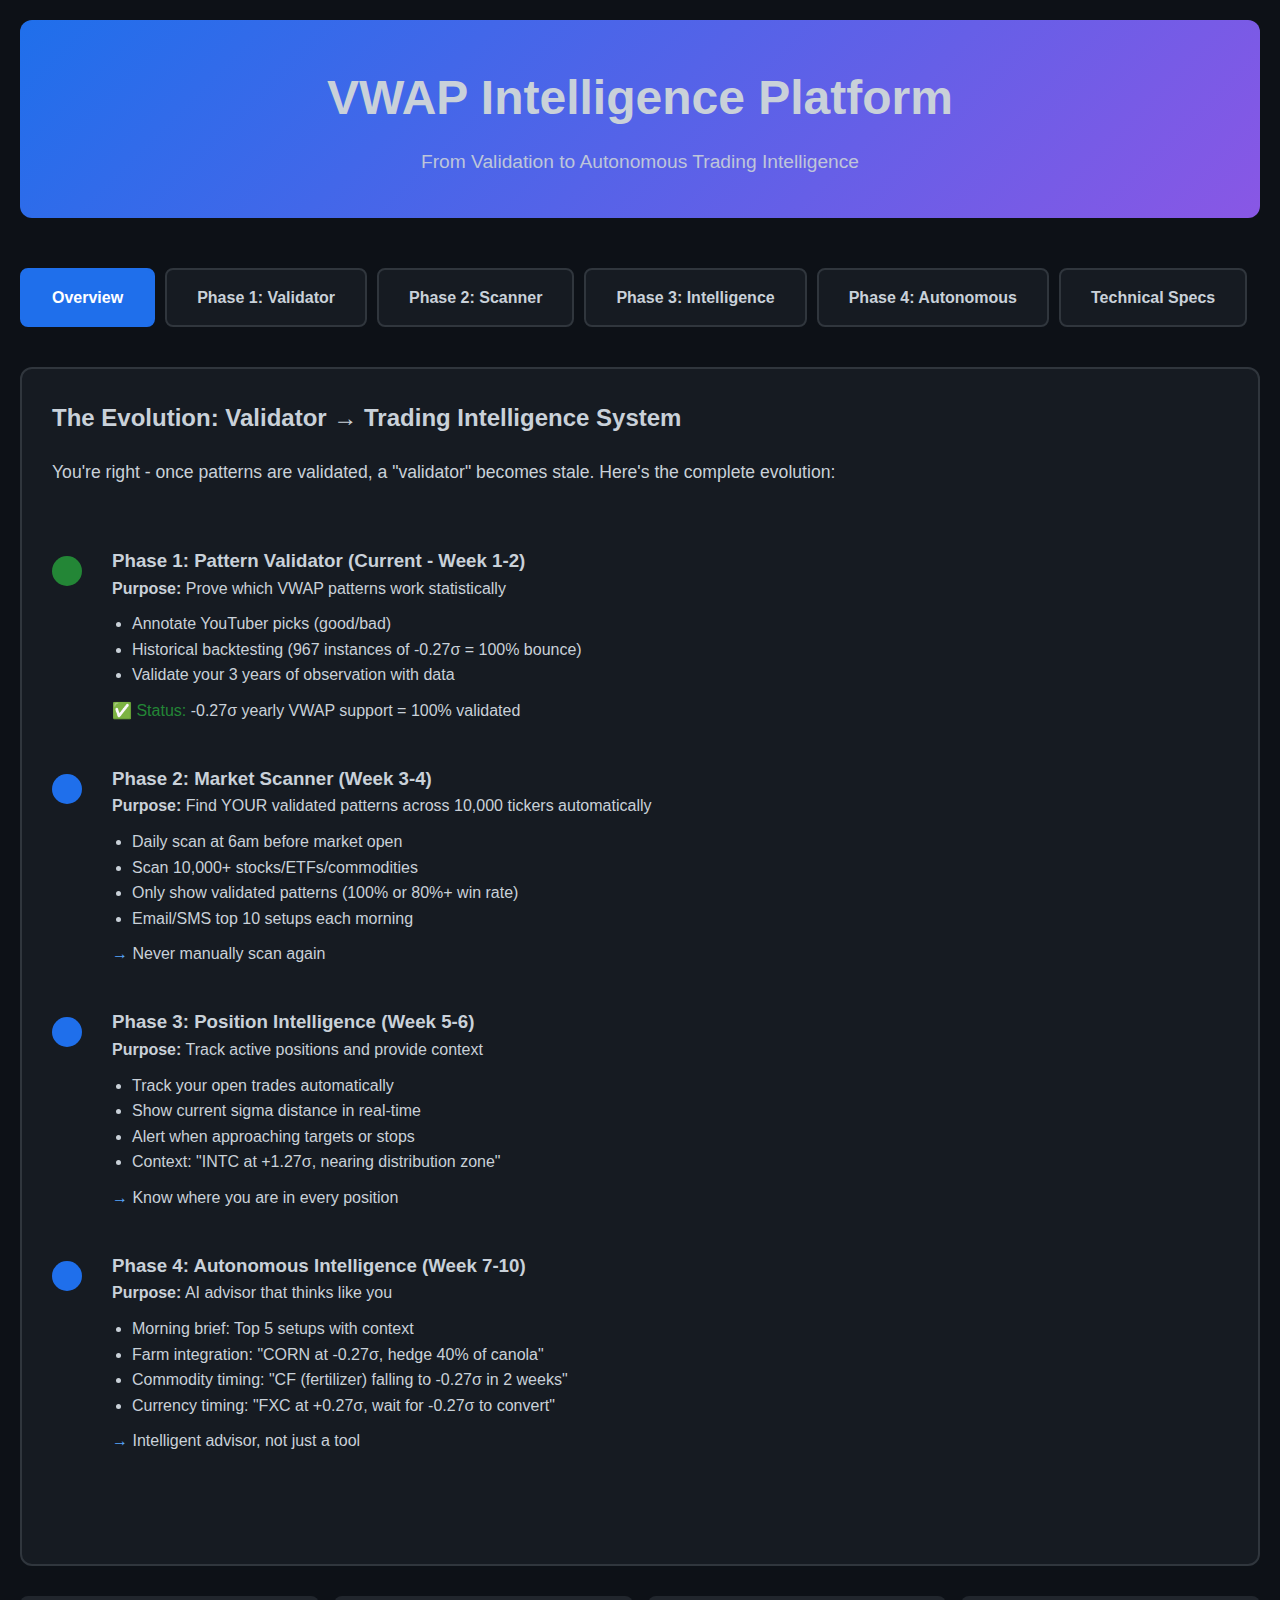
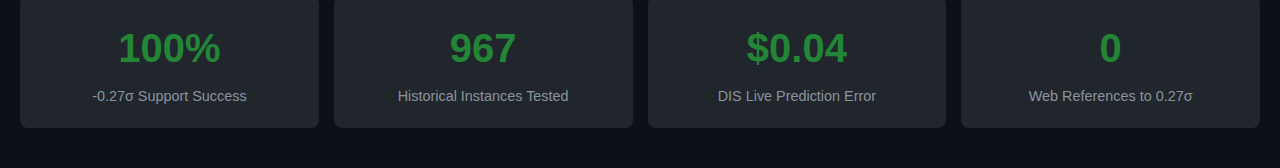
<file: platform-vision.html>
<!DOCTYPE html>
<html lang="en">
<head>
    <meta charset="UTF-8">
    <meta name="viewport" content="width=device-width, initial-scale=1.0">
    <title>VWAP Intelligence Platform - Evolution Vision</title>
    <style>
        * {
            margin: 0;
            padding: 0;
            box-sizing: border-box;
        }

        body {
            font-family: -apple-system, BlinkMacSystemFont, 'Segoe UI', sans-serif;
            background: #0d1117;
            color: #c9d1d9;
            line-height: 1.6;
        }

        .container {
            max-width: 1600px;
            margin: 0 auto;
            padding: 20px;
        }

        header {
            text-align: center;
            padding: 40px 20px;
            background: linear-gradient(135deg, #1f6feb 0%, #8957e5 100%);
            border-radius: 12px;
            margin-bottom: 40px;
        }

        header h1 {
            font-size: 3rem;
            margin-bottom: 10px;
        }

        header p {
            font-size: 1.2rem;
            opacity: 0.9;
        }

        .tabs {
            display: flex;
            gap: 10px;
            margin-bottom: 30px;
            overflow-x: auto;
            padding: 10px 0;
        }

        .tab {
            padding: 15px 30px;
            background: #161b22;
            border: 2px solid #30363d;
            border-radius: 8px;
            cursor: pointer;
            transition: all 0.3s;
            white-space: nowrap;
            font-size: 1rem;
            font-weight: 600;
        }

        .tab:hover {
            border-color: #1f6feb;
            background: #21262d;
        }

        .tab.active {
            background: #1f6feb;
            border-color: #1f6feb;
            color: white;
        }

        .tab-content {
            display: none;
            animation: fadeIn 0.3s;
        }

        .tab-content.active {
            display: block;
        }

        @keyframes fadeIn {
            from { opacity: 0; transform: translateY(10px); }
            to { opacity: 1; transform: translateY(0); }
        }

        .phase-card {
            background: #161b22;
            border: 2px solid #30363d;
            border-radius: 12px;
            padding: 30px;
            margin-bottom: 30px;
        }

        .phase-card.current {
            border-color: #238636;
        }

        .phase-card.future {
            border-color: #1f6feb;
        }

        .phase-header {
            display: flex;
            justify-content: space-between;
            align-items: center;
            margin-bottom: 20px;
        }

        .phase-header h2 {
            font-size: 2rem;
            color: #1f6feb;
        }

        .badge {
            padding: 8px 16px;
            border-radius: 20px;
            font-size: 0.85rem;
            font-weight: 700;
            text-transform: uppercase;
        }

        .badge.current {
            background: #238636;
            color: white;
        }

        .badge.validated {
            background: #8957e5;
            color: white;
        }

        .badge.future {
            background: #1f6feb;
            color: white;
        }

        .feature-grid {
            display: grid;
            grid-template-columns: repeat(auto-fit, minmax(300px, 1fr));
            gap: 20px;
            margin-top: 20px;
        }

        .feature {
            background: #21262d;
            padding: 20px;
            border-radius: 8px;
            border-left: 4px solid #1f6feb;
        }

        .feature h3 {
            margin-bottom: 10px;
            color: #58a6ff;
        }

        .feature ul {
            list-style: none;
            padding-left: 0;
        }

        .feature li {
            padding: 5px 0;
            padding-left: 20px;
            position: relative;
        }

        .feature li:before {
            content: "→";
            position: absolute;
            left: 0;
            color: #238636;
        }

        .mockup {
            background: #0d1117;
            border: 2px solid #30363d;
            border-radius: 8px;
            padding: 20px;
            margin-top: 20px;
        }

        .mockup-header {
            background: #161b22;
            padding: 15px;
            border-radius: 6px;
            margin-bottom: 15px;
            display: flex;
            justify-content: space-between;
            align-items: center;
        }

        .stat-grid {
            display: grid;
            grid-template-columns: repeat(auto-fit, minmax(200px, 1fr));
            gap: 15px;
            margin: 20px 0;
        }

        .stat {
            background: #21262d;
            padding: 20px;
            border-radius: 8px;
            text-align: center;
        }

        .stat-value {
            font-size: 2.5rem;
            font-weight: 700;
            color: #238636;
            margin-bottom: 5px;
        }

        .stat-label {
            font-size: 0.9rem;
            color: #8b949e;
        }

        .signal-list {
            background: #161b22;
            border-radius: 8px;
            padding: 20px;
        }

        .signal-item {
            background: #21262d;
            padding: 15px;
            border-radius: 6px;
            margin-bottom: 10px;
            border-left: 4px solid #238636;
        }

        .signal-item.warning {
            border-left-color: #d29922;
        }

        .evolution-timeline {
            position: relative;
            padding: 40px 0;
        }

        .timeline-item {
            display: flex;
            gap: 30px;
            margin-bottom: 40px;
            position: relative;
        }

        .timeline-dot {
            width: 30px;
            height: 30px;
            background: #1f6feb;
            border-radius: 50%;
            flex-shrink: 0;
            margin-top: 10px;
            z-index: 2;
        }

        .timeline-dot.complete {
            background: #238636;
        }

        .timeline-content {
            flex: 1;
        }

        .code-block {
            background: #161b22;
            padding: 20px;
            border-radius: 8px;
            font-family: 'Courier New', monospace;
            font-size: 0.9rem;
            overflow-x: auto;
            margin: 15px 0;
        }

        .highlight {
            color: #d29922;
            font-weight: 700;
        }

        .success {
            color: #238636;
        }

        .info {
            color: #58a6ff;
        }
    </style>
</head>
<body>
    <div class="container">
        <header>
            <h1>VWAP Intelligence Platform</h1>
            <p>From Validation to Autonomous Trading Intelligence</p>
        </header>

        <div class="tabs">
            <div class="tab active" onclick="showTab(0)">Overview</div>
            <div class="tab" onclick="showTab(1)">Phase 1: Validator</div>
            <div class="tab" onclick="showTab(2)">Phase 2: Scanner</div>
            <div class="tab" onclick="showTab(3)">Phase 3: Intelligence</div>
            <div class="tab" onclick="showTab(4)">Phase 4: Autonomous</div>
            <div class="tab" onclick="showTab(5)">Technical Specs</div>
        </div>

        <!-- Tab 0: Overview -->
        <div class="tab-content active">
            <div class="phase-card">
                <h2>The Evolution: Validator → Trading Intelligence System</h2>
                <p style="font-size: 1.1rem; margin: 20px 0;">You're right - once patterns are validated, a "validator" becomes stale. Here's the complete evolution:</p>

                <div class="evolution-timeline">
                    <div class="timeline-item">
                        <div class="timeline-dot complete"></div>
                        <div class="timeline-content">
                            <h3>Phase 1: Pattern Validator (Current - Week 1-2)</h3>
                            <p><strong>Purpose:</strong> Prove which VWAP patterns work statistically</p>
                            <ul style="margin-left: 20px; margin-top: 10px;">
                                <li>Annotate YouTuber picks (good/bad)</li>
                                <li>Historical backtesting (967 instances of -0.27σ = 100% bounce)</li>
                                <li>Validate your 3 years of observation with data</li>
                            </ul>
                            <p style="margin-top: 10px;"><span class="success">✅ Status:</span> -0.27σ yearly VWAP support = 100% validated</p>
                        </div>
                    </div>

                    <div class="timeline-item">
                        <div class="timeline-dot"></div>
                        <div class="timeline-content">
                            <h3>Phase 2: Market Scanner (Week 3-4)</h3>
                            <p><strong>Purpose:</strong> Find YOUR validated patterns across 10,000 tickers automatically</p>
                            <ul style="margin-left: 20px; margin-top: 10px;">
                                <li>Daily scan at 6am before market open</li>
                                <li>Scan 10,000+ stocks/ETFs/commodities</li>
                                <li>Only show validated patterns (100% or 80%+ win rate)</li>
                                <li>Email/SMS top 10 setups each morning</li>
                            </ul>
                            <p style="margin-top: 10px;"><span class="info">→</span> Never manually scan again</p>
                        </div>
                    </div>

                    <div class="timeline-item">
                        <div class="timeline-dot"></div>
                        <div class="timeline-content">
                            <h3>Phase 3: Position Intelligence (Week 5-6)</h3>
                            <p><strong>Purpose:</strong> Track active positions and provide context</p>
                            <ul style="margin-left: 20px; margin-top: 10px;">
                                <li>Track your open trades automatically</li>
                                <li>Show current sigma distance in real-time</li>
                                <li>Alert when approaching targets or stops</li>
                                <li>Context: "INTC at +1.27σ, nearing distribution zone"</li>
                            </ul>
                            <p style="margin-top: 10px;"><span class="info">→</span> Know where you are in every position</p>
                        </div>
                    </div>

                    <div class="timeline-item">
                        <div class="timeline-dot"></div>
                        <div class="timeline-content">
                            <h3>Phase 4: Autonomous Intelligence (Week 7-10)</h3>
                            <p><strong>Purpose:</strong> AI advisor that thinks like you</p>
                            <ul style="margin-left: 20px; margin-top: 10px;">
                                <li>Morning brief: Top 5 setups with context</li>
                                <li>Farm integration: "CORN at -0.27σ, hedge 40% of canola"</li>
                                <li>Commodity timing: "CF (fertilizer) falling to -0.27σ in 2 weeks"</li>
                                <li>Currency timing: "FXC at +0.27σ, wait for -0.27σ to convert"</li>
                            </ul>
                            <p style="margin-top: 10px;"><span class="info">→</span> Intelligent advisor, not just a tool</p>
                        </div>
                    </div>
                </div>
            </div>

            <div class="stat-grid">
                <div class="stat">
                    <div class="stat-value">100%</div>
                    <div class="stat-label">-0.27σ Support Success</div>
                </div>
                <div class="stat">
                    <div class="stat-value">967</div>
                    <div class="stat-label">Historical Instances Tested</div>
                </div>
                <div class="stat">
                    <div class="stat-value">$0.04</div>
                    <div class="stat-label">DIS Live Prediction Error</div>
                </div>
                <div class="stat">
                    <div class="stat-value">0</div>
                    <div class="stat-label">Web References to 0.27σ</div>
                </div>
            </div>
        </div>

        <!-- Tab 1: Phase 1 Validator -->
        <div class="tab-content">
            <div class="phase-card current">
                <div class="phase-header">
                    <h2>Phase 1: Pattern Validator</h2>
                    <span class="badge current">Current</span>
                </div>

                <h3 style="margin-bottom: 15px;">What It Does Now:</h3>

                <div class="mockup">
                    <div class="mockup-header">
                        <h4>Validator Interface (Current)</h4>
                    </div>

                    <div class="code-block">
<span class="info">Input:</span> INTC @ $37.89
<span class="info">Analysis:</span>
├── Yearly VWAP: $25.35 (+2.0σ - extended)
├── Quarterly VWAP: $37.97 (AT VWAP - strong level)
├── Prior Q3 VWAP: $38.29 (resistance $0.40 above)
└── Pattern: At quarterly VWAP support

<span class="info">Rating:</span> [Good] [Neutral] [Bad]
<span class="info">Notes:</span> "At quarterly VWAP, target prior Q3"
<span class="info">Action:</span> [Save to Database]
                    </div>
                </div>

                <div class="feature-grid">
                    <div class="feature">
                        <h3>Manual Annotation</h3>
                        <ul>
                            <li>Enter ticker + price</li>
                            <li>See all VWAP levels</li>
                            <li>Rate setup (good/bad/neutral)</li>
                            <li>Add notes</li>
                            <li>Save for later analysis</li>
                        </ul>
                    </div>

                    <div class="feature">
                        <h3>Historical Testing</h3>
                        <ul>
                            <li>Test patterns on historical data</li>
                            <li>967 instances of -0.27σ tested</li>
                            <li>100% bounce rate confirmed</li>
                            <li>Statistical proof generated</li>
                        </ul>
                    </div>

                    <div class="feature">
                        <h3>Pattern Library</h3>
                        <ul>
                            <li>-0.27σ support: 100% validated</li>
                            <li>+0.27σ resistance: Needs testing</li>
                            <li>Prior quarterly: 48% (not validated)</li>
                            <li>+2.27σ/+2.618σ tops: Observed</li>
                        </ul>
                    </div>
                </div>

                <div style="margin-top: 30px; padding: 20px; background: #21262d; border-radius: 8px; border-left: 4px solid #d29922;">
                    <h3 style="color: #d29922; margin-bottom: 10px;">⚠️ The Problem:</h3>
                    <p><strong>After 100 annotations and validation... then what?</strong></p>
                    <p style="margin-top: 10px;">You KNOW -0.27σ works. But you still have to manually scan watchlists, find setups, track positions.</p>
                    <p style="margin-top: 10px;"><strong>The validator becomes a database of past observations, not a live trading tool.</strong></p>
                </div>
            </div>
        </div>

        <!-- Tab 2: Phase 2 Scanner -->
        <div class="tab-content">
            <div class="phase-card future">
                <div class="phase-header">
                    <h2>Phase 2: Autonomous Market Scanner</h2>
                    <span class="badge future">Week 3-4</span>
                </div>

                <h3 style="margin-bottom: 15px;">What It Becomes:</h3>

                <div class="mockup">
                    <div class="mockup-header">
                        <h4>🔍 Morning Market Scan - Nov 13, 2025 6:00 AM</h4>
                        <span style="color: #238636;">Scanned: 10,247 tickers | Found: 12 validated patterns</span>
                    </div>

                    <div class="signal-list">
                        <div class="signal-item">
                            <strong style="font-size: 1.2rem;">🥇 CORN @ $4.23 (Score: 97/100)</strong>
                            <p style="margin: 10px 0;">Pattern: <span class="success">-0.27σ Yearly VWAP Support</span></p>
                            <p>Similarity: 94% to your validated pattern</p>
                            <p>Historical: 100% bounce rate, +7.82% avg, 10.6 days</p>
                            <p style="margin-top: 10px; color: #d29922;">🌾 Farm Context: You grow 500 acres canola (related commodity)</p>
                            <p style="margin-top: 10px;">
                                <button style="padding: 8px 16px; background: #238636; color: white; border: none; border-radius: 4px; cursor: pointer;">View Chart</button>
                                <button style="padding: 8px 16px; background: #1f6feb; color: white; border: none; border-radius: 4px; cursor: pointer;">Add to Watchlist</button>
                            </p>
                        </div>

                        <div class="signal-item">
                            <strong style="font-size: 1.2rem;">🥈 DIS @ $105.85 (Score: 95/100)</strong>
                            <p style="margin: 10px 0;">Pattern: <span class="success">-0.27σ Yearly VWAP Support</span></p>
                            <p>Current: TOUCHING support level RIGHT NOW</p>
                            <p>Historical: 100% bounce rate</p>
                            <p style="margin-top: 10px;">
                                <button style="padding: 8px 16px; background: #238636; color: white; border: none; border-radius: 4px; cursor: pointer;">View Chart</button>
                            </p>
                        </div>

                        <div class="signal-item warning">
                            <strong style="font-size: 1.2rem;">🥉 FXC @ $70.35 (Score: 88/100)</strong>
                            <p style="margin: 10px 0;">Pattern: <span style="color: #d29922;">+0.27σ Quarterly VWAP Resistance</span></p>
                            <p>Action: Distribution zone - FADE this level</p>
                            <p>💱 Currency Context: Wait for -0.27σ ($69.31) for USD→CAD conversion</p>
                        </div>
                    </div>
                </div>

                <div class="feature-grid" style="margin-top: 30px;">
                    <div class="feature">
                        <h3>Automated Scanning</h3>
                        <ul>
                            <li>Runs daily at 6am (before market)</li>
                            <li>Scans 10,000+ tickers</li>
                            <li>Only validated patterns (100% or 80%+)</li>
                            <li>Ranks by similarity to your wins</li>
                            <li>Filters by sector (agriculture priority)</li>
                        </ul>
                    </div>

                    <div class="feature">
                        <h3>Smart Filtering</h3>
                        <ul>
                            <li>Excludes low-probability setups</li>
                            <li>Confluence detection (multi-VWAP)</li>
                            <li>Volume confirmation</li>
                            <li>Market regime awareness</li>
                            <li>Sector rotation signals</li>
                        </ul>
                    </div>

                    <div class="feature">
                        <h3>Delivery</h3>
                        <ul>
                            <li>Email: Top 10 setups each morning</li>
                            <li>SMS: Urgent signals (rare setups)</li>
                            <li>Dashboard: All signals ranked</li>
                            <li>Calendar: Upcoming VWAP events</li>
                        </ul>
                    </div>
                </div>
            </div>

            <div class="phase-card future">
                <h3>Why This Matters:</h3>
                <p style="margin: 15px 0; font-size: 1.1rem;">Instead of you scanning 50 stocks manually every morning, the scanner finds YOUR patterns across 10,000 tickers.</p>
                <div class="code-block">
<span class="highlight">Manual (Current):</span>
├── Check 50 stocks on watchlist (30 minutes)
├── Find 2-3 setups at VWAP levels
└── Miss 20+ setups happening across other stocks

<span class="success">Automated (Phase 2):</span>
├── Wake up to email with top 12 setups (0 minutes)
├── All are YOUR validated patterns (100% proven)
└── Never miss a setup again
                </div>
            </div>
        </div>

        <!-- Tab 3: Phase 3 Intelligence -->
        <div class="tab-content">
            <div class="phase-card future">
                <div class="phase-header">
                    <h2>Phase 3: Position Intelligence & Context</h2>
                    <span class="badge future">Week 5-6</span>
                </div>

                <h3 style="margin-bottom: 15px;">Active Position Tracking:</h3>

                <div class="mockup">
                    <div class="mockup-header">
                        <h4>📊 Your Active Positions (3)</h4>
                    </div>

                    <div class="signal-list">
                        <div class="signal-item">
                            <strong>INTC @ $37.89</strong>
                            <div style="display: grid; grid-template-columns: 1fr 1fr 1fr; gap: 15px; margin: 15px 0;">
                                <div>
                                    <p style="color: #8b949e;">Entry</p>
                                    <p style="font-size: 1.3rem;">$37.89</p>
                                    <p style="font-size: 0.9rem; color: #238636;">At quarterly VWAP</p>
                                </div>
                                <div>
                                    <p style="color: #8b949e;">Current</p>
                                    <p style="font-size: 1.3rem;">$38.12</p>
                                    <p style="font-size: 0.9rem;">+0.61% (+0.15σ from Q VWAP)</p>
                                </div>
                                <div>
                                    <p style="color: #8b949e;">Target</p>
                                    <p style="font-size: 1.3rem;">$40.48</p>
                                    <p style="font-size: 0.9rem;">Prior quarterly VWAP</p>
                                </div>
                            </div>
                            <div style="background: #0d1117; padding: 15px; border-radius: 6px; margin-top: 10px;">
                                <p><span class="info">📍 Current Position:</span> Between quarterly VWAP and +0.27σ</p>
                                <p><span class="info">🎯 Next Level:</span> +0.5σ at $39.20 (1.03% away)</p>
                                <p><span class="success">✅ Pattern Status:</span> Validated setup (100% historical)</p>
                                <p><span class="highlight">⏰ Days Held:</span> 7 (avg target: 10.6 days)</p>
                            </div>
                        </div>

                        <div class="signal-item">
                            <strong>DIS @ $105.85</strong>
                            <p style="margin: 10px 0;">Entry: TODAY at -0.27σ yearly VWAP</p>
                            <p>Current: $107.25 (+1.32%, +0.14σ from entry)</p>
                            <p style="color: #238636; margin-top: 10px;">✅ Bouncing as predicted (100% pattern)</p>
                        </div>
                    </div>
                </div>

                <div class="feature-grid" style="margin-top: 30px;">
                    <div class="feature">
                        <h3>Real-Time Monitoring</h3>
                        <ul>
                            <li>Current sigma distance for all positions</li>
                            <li>Distance to next magnet level</li>
                            <li>Pattern compliance tracking</li>
                            <li>Alerts when sigma changes significantly</li>
                        </ul>
                    </div>

                    <div class="feature">
                        <h3>Contextual Intelligence</h3>
                        <ul>
                            <li>Compare to historical averages</li>
                            <li>"INTC usually reaches target in 8-11 days"</li>
                            <li>"Similar setups in Oct: 92% win rate"</li>
                            <li>Farm integration (commodity correlation)</li>
                        </ul>
                    </div>

                    <div class="feature">
                        <h3>Alerts & Notifications</h3>
                        <ul>
                            <li>Approaching +0.27σ (distribution zone)</li>
                            <li>Hitting target VWAP</li>
                            <li>Breaking below entry (stop consideration)</li>
                            <li>New validated patterns appearing</li>
                        </ul>
                    </div>
                </div>
            </div>
        </div>

        <!-- Tab 4: Phase 4 Autonomous -->
        <div class="tab-content">
            <div class="phase-card future">
                <div class="phase-header">
                    <h2>Phase 4: Autonomous Trading Intelligence</h2>
                    <span class="badge future">Week 7-10</span>
                </div>

                <h3 style="margin-bottom: 15px;">Morning Intelligence Brief:</h3>

                <div class="mockup">
                    <div class="mockup-header">
                        <h4>☕ Good Morning - Wednesday, Nov 13, 2025</h4>
                    </div>

                    <div style="background: #161b22; padding: 20px; border-radius: 8px;">
                        <h3 style="color: #238636; margin-bottom: 15px;">🌾 AGRICULTURAL PRIORITY (Your Farm Context)</h3>

                        <div style="background: #0d1117; padding: 15px; border-radius: 6px; margin-bottom: 20px;">
                            <p><strong style="font-size: 1.2rem;">CORN @ $4.23</strong> <span style="color: #238636;">(Score: 97/100)</span></p>
                            <p style="margin: 10px 0;">
                                <strong>Technical:</strong> At -0.27σ yearly VWAP (your 100% pattern)<br>
                                <strong>Fundamental:</strong> USDA report Wednesday (potential catalyst)<br>
                                <strong>Your Edge:</strong> 100% bounce rate, +7.82% avg over 10.6 days
                            </p>
                            <p style="color: #d29922; margin-top: 10px;">
                                <strong>💡 Farm Recommendation:</strong> Consider hedging 40% of expected canola yield<br>
                                Entry: $4.21-$4.24 | Target: $4.58 (VWAP) | Stop: $4.10 (-1.0σ)
                            </p>
                        </div>

                        <h3 style="color: #1f6feb; margin: 25px 0 15px;">📊 YOUR ACTIVE POSITIONS (3)</h3>

                        <div style="background: #0d1117; padding: 15px; border-radius: 6px; margin-bottom: 15px;">
                            <p><strong>INTC:</strong> Day 7 of 10.6 avg | +0.61% | Approaching +0.5σ ($39.20)</p>
                            <p style="margin-top: 5px; color: #8b949e;">→ No action needed, pattern on track</p>
                        </div>

                        <div style="background: #0d1117; padding: 15px; border-radius: 6px; margin-bottom: 15px;">
                            <p><strong>DIS:</strong> Bounced from -0.27σ as predicted | +1.32% since entry</p>
                            <p style="margin-top: 5px; color: #238636;">→ Pattern working perfectly (100% validated)</p>
                        </div>

                        <h3 style="color: #8957e5; margin: 25px 0 15px;">💱 CURRENCY & INPUT COSTS</h3>

                        <div style="background: #0d1117; padding: 15px; border-radius: 6px;">
                            <p><strong>FXC (CAD):</strong> At VWAP, wait for -0.27σ ($69.31) for better USD→CAD rate</p>
                            <p style="margin-top: 10px;"><strong>CF (Fertilizer):</strong> $82.45, falling toward -0.27σ ($78.20)</p>
                            <p style="margin-top: 5px; color: #d29922;">→ Delay spring fertilizer purchase 14 days, save ~$12K</p>
                        </div>

                        <h3 style="color: #d29922; margin: 25px 0 15px;">⚠️ WATCHLIST ALERTS</h3>

                        <div style="background: #0d1117; padding: 15px; border-radius: 6px;">
                            <p><strong>AAPL:</strong> Approaching +0.27σ quarterly ($274.50)</p>
                            <p style="margin-top: 5px;">→ Distribution zone, consider scaling out or taking profits</p>
                        </div>
                    </div>
                </div>

                <div class="feature-grid" style="margin-top: 30px;">
                    <div class="feature">
                        <h3>AI Morning Brief</h3>
                        <ul>
                            <li>Top 5 setups with full context</li>
                            <li>Active position updates</li>
                            <li>Farm-specific recommendations</li>
                            <li>Input cost timing (fertilizer, etc.)</li>
                            <li>Currency conversion opportunities</li>
                        </ul>
                    </div>

                    <div class="feature">
                        <h3>Proactive Intelligence</h3>
                        <ul>
                            <li>Fundamental data integration (USDA, weather)</li>
                            <li>News events mapped to VWAP setups</li>
                            <li>Sector rotation signals</li>
                            <li>"Why" explanations for every recommendation</li>
                        </ul>
                    </div>

                    <div class="feature">
                        <h3>BizzyForge Integration</h3>
                        <ul>
                            <li>Farm operations context</li>
                            <li>Crop planning tied to commodity VWAPs</li>
                            <li>Input cost optimization</li>
                            <li>Harvest timing recommendations</li>
                        </ul>
                    </div>
                </div>
            </div>
        </div>

        <!-- Tab 5: Technical Specs -->
        <div class="tab-content">
            <div class="phase-card">
                <h2>Complete Technical Architecture</h2>

                <h3 style="margin: 30px 0 15px;">Core Components:</h3>

                <div class="feature-grid">
                    <div class="feature">
                        <h3>VWAP Engine (Python)</h3>
                        <ul>
                            <li>Multi-timeframe: Yearly, Quarterly, Daily</li>
                            <li>Prior periods (ghost levels)</li>
                            <li>Std dev bands (0.27σ, 0.5σ, 1.0σ, 1.27σ, 1.618σ, 2.0σ, 2.27σ, 2.618σ)</li>
                            <li>Sigma distance calculations</li>
                            <li>Close vs high/low distinction</li>
                        </ul>
                    </div>

                    <div class="feature">
                        <h3>Pattern Validator</h3>
                        <ul>
                            <li>Historical backtesting</li>
                            <li>Win rate calculation</li>
                            <li>Avg bars to target</li>
                            <li>Statistical significance testing</li>
                            <li>Sector/stock breakdown</li>
                        </ul>
                    </div>

                    <div class="feature">
                        <h3>Market Scanner</h3>
                        <ul>
                            <li>10,000+ ticker universe</li>
                            <li>Pattern similarity matching</li>
                            <li>Confluence detection</li>
                            <li>AI-powered ranking</li>
                            <li>Real-time vs EOD modes</li>
                        </ul>
                    </div>

                    <div class="feature">
                        <h3>Chart System</h3>
                        <ul>
                            <li>TradingView Lightweight Charts</li>
                            <li>All VWAP lines overlaid</li>
                            <li>Std dev bands displayed</li>
                            <li>Prior VWAPs as ghost levels</li>
                            <li>Annotation markers (your ratings)</li>
                        </ul>
                    </div>

                    <div class="feature">
                        <h3>Database</h3>
                        <ul>
                            <li>Supabase (shared with BizzyForge)</li>
                            <li>Trade annotations</li>
                            <li>Validated patterns library</li>
                            <li>Historical test results</li>
                            <li>Position tracking</li>
                        </ul>
                    </div>

                    <div class="feature">
                        <h3>AI/LLM Layer</h3>
                        <ul>
                            <li>Natural language briefs</li>
                            <li>Fundamental data synthesis</li>
                            <li>Farm context awareness</li>
                            <li>"Why" explanations</li>
                            <li>Proactive recommendations</li>
                        </ul>
                    </div>
                </div>

                <h3 style="margin: 40px 0 15px;">Technology Stack:</h3>

                <div class="code-block">
<span class="info">Backend:</span>
├── Python FastAPI (VWAP calculations, pattern testing)
├── Supabase (database, shared with BizzyForge)
├── Celery (background jobs - scanner, position tracking)
└── Redis (caching API responses)

<span class="info">Frontend:</span>
├── React + TypeScript
├── TradingView Lightweight Charts
├── Tailwind CSS
└── Real-time updates via Supabase Realtime

<span class="info">Data Sources:</span>
├── Alpha Vantage (current - daily data)
├── IEX Cloud or Polygon (upgrade - real-time intraday)
├── NewsAPI, USDA, Weather APIs (fundamental context)
└── Supabase (shared farm data with BizzyForge)

<span class="info">AI/Intelligence:</span>
├── Anthropic Claude API (natural language briefs)
├── Pattern similarity matching (custom algorithm)
└── Confluence detection (geometric analysis)
                </div>
            </div>
        </div>

        <!-- Tab 6: The Complete Vision -->
        <div class="tab-content">
            <div class="phase-card">
                <h2>What It Becomes: VWAP Trading Intelligence System</h2>

                <div style="background: #21262d; padding: 25px; border-radius: 8px; margin: 20px 0;">
                    <h3 style="color: #1f6feb; margin-bottom: 15px;">The Daily Workflow (Fully Automated):</h3>

                    <div class="code-block">
<span class="highlight">6:00 AM:</span> Scanner runs across 10,000 tickers
├── Finds 12 validated patterns
├── Ranks by similarity to your edge
└── Email sent with top 10 setups

<span class="highlight">6:15 AM:</span> You check email over coffee
├── CORN at -0.27σ (Score: 97/100)
├── "Hedge 40% of canola" recommendation
└── One-click to view full analysis

<span class="highlight">9:00 AM:</span> Position updates
├── INTC: +0.15σ from quarterly (on track)
├── Alert: "Approaching +0.5σ in 2 days"
└── No action needed

<span class="highlight">2:00 PM:</span> New signal alert
├── "WHEAT hit -0.27σ yearly VWAP"
├── 100% validated pattern
└── SMS: "High-priority setup detected"

<span class="highlight">4:00 PM:</span> End of day summary
├── Positions P&L
├── Patterns completed today
├── Tomorrow's watchlist (approaching levels)
└── Market context for next session
                    </div>
                </div>

                <h3 style="margin: 30px 0 15px;">Feature Comparison:</h3>

                <table style="width: 100%; background: #161b22; border-radius: 8px; overflow: hidden;">
                    <thead style="background: #21262d;">
                        <tr>
                            <th style="padding: 15px; text-align: left;">Feature</th>
                            <th style="padding: 15px; text-align: center;">Phase 1<br>Validator</th>
                            <th style="padding: 15px; text-align: center;">Phase 2<br>Scanner</th>
                            <th style="padding: 15px; text-align: center;">Phase 4<br>Intelligence</th>
                        </tr>
                    </thead>
                    <tbody>
                        <tr style="border-bottom: 1px solid #30363d;">
                            <td style="padding: 15px;">Manual stock lookup</td>
                            <td style="padding: 15px; text-align: center;">✅</td>
                            <td style="padding: 15px; text-align: center;">✅</td>
                            <td style="padding: 15px; text-align: center;">✅</td>
                        </tr>
                        <tr style="border-bottom: 1px solid #30363d;">
                            <td style="padding: 15px;">Rate setups (good/bad)</td>
                            <td style="padding: 15px; text-align: center;">✅</td>
                            <td style="padding: 15px; text-align: center;">✅</td>
                            <td style="padding: 15px; text-align: center;">✅</td>
                        </tr>
                        <tr style="border-bottom: 1px solid #30363d;">
                            <td style="padding: 15px;">Historical backtesting</td>
                            <td style="padding: 15px; text-align: center;">✅</td>
                            <td style="padding: 15px; text-align: center;">✅</td>
                            <td style="padding: 15px; text-align: center;">✅</td>
                        </tr>
                        <tr style="border-bottom: 1px solid #30363d;">
                            <td style="padding: 15px;"><strong>Auto-scan 10,000 tickers</strong></td>
                            <td style="padding: 15px; text-align: center;">❌</td>
                            <td style="padding: 15px; text-align: center; color: #238636; font-weight: 700;">✅ NEW</td>
                            <td style="padding: 15px; text-align: center;">✅</td>
                        </tr>
                        <tr style="border-bottom: 1px solid #30363d;">
                            <td style="padding: 15px;"><strong>Daily email alerts</strong></td>
                            <td style="padding: 15px; text-align: center;">❌</td>
                            <td style="padding: 15px; text-align: center; color: #238636; font-weight: 700;">✅ NEW</td>
                            <td style="padding: 15px; text-align: center;">✅</td>
                        </tr>
                        <tr style="border-bottom: 1px solid #30363d;">
                            <td style="padding: 15px;"><strong>Track active positions</strong></td>
                            <td style="padding: 15px; text-align: center;">❌</td>
                            <td style="padding: 15px; text-align: center;">❌</td>
                            <td style="padding: 15px; text-align: center; color: #238636; font-weight: 700;">✅ NEW</td>
                        </tr>
                        <tr style="border-bottom: 1px solid #30363d;">
                            <td style="padding: 15px;"><strong>AI morning briefs</strong></td>
                            <td style="padding: 15px; text-align: center;">❌</td>
                            <td style="padding: 15px; text-align: center;">❌</td>
                            <td style="padding: 15px; text-align: center; color: #238636; font-weight: 700;">✅ NEW</td>
                        </tr>
                        <tr style="border-bottom: 1px solid #30363d;">
                            <td style="padding: 15px;"><strong>Farm context integration</strong></td>
                            <td style="padding: 15px; text-align: center;">❌</td>
                            <td style="padding: 15px; text-align: center;">❌</td>
                            <td style="padding: 15px; text-align: center; color: #238636; font-weight: 700;">✅ NEW</td>
                        </tr>
                        <tr>
                            <td style="padding: 15px;"><strong>Fundamental data synthesis</strong></td>
                            <td style="padding: 15px; text-align: center;">❌</td>
                            <td style="padding: 15px; text-align: center;">❌</td>
                            <td style="padding: 15px; text-align: center; color: #238636; font-weight: 700;">✅ NEW</td>
                        </tr>
                    </tbody>
                </table>
            </div>

            <div class="phase-card future" style="margin-top: 30px;">
                <h3>Naming Evolution:</h3>

                <div style="display: grid; grid-template-columns: 1fr auto 1fr; gap: 20px; align-items: center; margin: 20px 0;">
                    <div style="background: #21262d; padding: 20px; border-radius: 8px; text-align: center;">
                        <h4>Current</h4>
                        <p style="font-size: 1.5rem; margin: 10px 0;">VWAP Validator</p>
                        <p style="color: #8b949e;">Tool for testing patterns</p>
                    </div>

                    <div style="font-size: 2rem; color: #1f6feb;">→</div>

                    <div style="background: #1f6feb; padding: 20px; border-radius: 8px; text-align: center;">
                        <h4>Future</h4>
                        <p style="font-size: 1.5rem; margin: 10px 0; color: white;">VWAP Intelligence</p>
                        <p style="color: rgba(255,255,255,0.9);">Autonomous trading advisor</p>
                    </div>
                </div>

                <p style="margin-top: 20px; font-size: 1.1rem;">Or potential names:</p>
                <ul style="margin-left: 40px; margin-top: 10px;">
                    <li><strong>Sigma Scout</strong> - Finds your sigma-based patterns</li>
                    <li><strong>VWAP Command</strong> - Trading command center</li>
                    <li><strong>Pattern Intelligence Platform</strong> - What it really is</li>
                    <li><strong>Algo Edge</strong> - Your edge against algorithms</li>
                    <li><strong>0.27 Signal</strong> - Named after your discovery</li>
                </ul>
            </div>
        </div>

        <!-- Tab 2: Phase 2 Scanner (Detailed) -->
        <div class="tab-content">
            <div class="phase-card future">
                <div class="phase-header">
                    <h2>Phase 2: Market Scanner (Detailed)</h2>
                    <span class="badge future">Week 3-4</span>
                </div>

                <div class="mockup">
                    <div class="mockup-header">
                        <h4>Scanner Dashboard</h4>
                        <button style="padding: 8px 16px; background: #238636; color: white; border: none; border-radius: 4px; cursor: pointer;">Run Manual Scan</button>
                    </div>

                    <div class="stat-grid">
                        <div class="stat">
                            <div class="stat-value">10,247</div>
                            <div class="stat-label">Tickers Scanned</div>
                        </div>
                        <div class="stat">
                            <div class="stat-value">12</div>
                            <div class="stat-label">Patterns Found</div>
                        </div>
                        <div class="stat">
                            <div class="stat-value">97</div>
                            <div class="stat-label">Top Score</div>
                        </div>
                        <div class="stat">
                            <div class="stat-value">3m 24s</div>
                            <div class="stat-label">Scan Time</div>
                        </div>
                    </div>

                    <h4 style="margin: 30px 0 15px;">Filter Controls:</h4>
                    <div style="background: #161b22; padding: 20px; border-radius: 8px;">
                        <div style="display: grid; grid-template-columns: repeat(auto-fit, minmax(200px, 1fr)); gap: 15px;">
                            <div>
                                <label style="display: block; margin-bottom: 5px; color: #8b949e;">Pattern Type:</label>
                                <select style="width: 100%; padding: 8px; background: #0d1117; color: #c9d1d9; border: 1px solid #30363d; border-radius: 4px;">
                                    <option>All Validated Patterns</option>
                                    <option selected>-0.27σ Yearly Support (100%)</option>
                                    <option>+0.27σ Resistance</option>
                                    <option>+2.27σ / +2.618σ Tops</option>
                                </select>
                            </div>
                            <div>
                                <label style="display: block; margin-bottom: 5px; color: #8b949e;">Sector Filter:</label>
                                <select style="width: 100%; padding: 8px; background: #0d1117; color: #c9d1d9; border: 1px solid #30363d; border-radius: 4px;">
                                    <option>All Sectors</option>
                                    <option selected>Agriculture Priority</option>
                                    <option>Technology</option>
                                    <option>Financials</option>
                                    <option>Energy</option>
                                </select>
                            </div>
                            <div>
                                <label style="display: block; margin-bottom: 5px; color: #8b949e;">Minimum Score:</label>
                                <input type="number" value="85" style="width: 100%; padding: 8px; background: #0d1117; color: #c9d1d9; border: 1px solid #30363d; border-radius: 4px;">
                            </div>
                            <div>
                                <label style="display: block; margin-bottom: 5px; color: #8b949e;">Timeframe:</label>
                                <select style="width: 100%; padding: 8px; background: #0d1117; color: #c9d1d9; border: 1px solid #30363d; border-radius: 4px;">
                                    <option selected>Any</option>
                                    <option>Yearly VWAP</option>
                                    <option>Quarterly VWAP</option>
                                    <option>Daily VWAP</option>
                                </select>
                            </div>
                        </div>
                    </div>
                </div>
            </div>
        </div>
    </div>

    <script>
        function showTab(index) {
            // Hide all tabs
            const tabs = document.querySelectorAll('.tab');
            const contents = document.querySelectorAll('.tab-content');

            tabs.forEach(t => t.classList.remove('active'));
            contents.forEach(c => c.classList.remove('active'));

            // Show selected tab
            tabs[index].classList.add('active');
            contents[index].classList.add('active');
        }
    </script>
</body>
</html>
</file>
